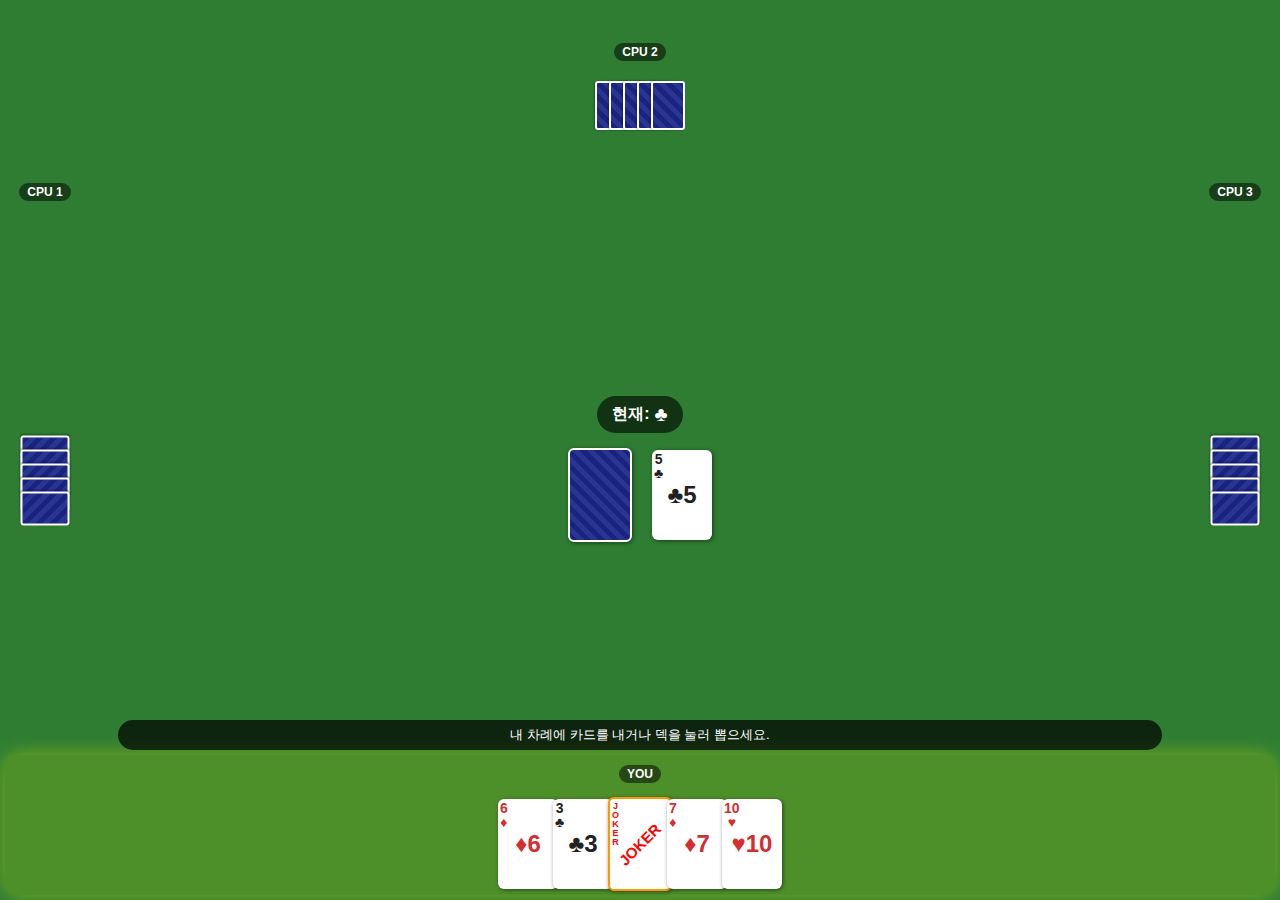
<file: index.html>
<!DOCTYPE html>
<html lang="ko">
<head>
    <meta charset="UTF-8">
    <meta name="viewport" content="width=device-width, initial-scale=1.0, maximum-scale=1.0, user-scalable=no">
    <title>원카드</title>
    <link rel="stylesheet" href="static/css/main.css">
</head>
<body>

<canvas id="confetti-canvas"></canvas>
<button id="restart-btn" onclick="location.reload()">🔄 다시하기</button>

<div id="suit-modal">
    <h2 style="color:white;">무늬 선택</h2>
    <div class="suit-options">
        <button class="suit-btn" onclick="resolveSuitSelection('♠')" style="color:black">♠</button>
        <button class="suit-btn" onclick="resolveSuitSelection('♦')" style="color:red">♦</button>
        <button class="suit-btn" onclick="resolveSuitSelection('♥')" style="color:red">♥</button>
        <button class="suit-btn" onclick="resolveSuitSelection('♣')" style="color:black">♣</button>
    </div>
</div>

<div id="game-board">
    <div id="cpu2" class="player-area">
        <div class="player-name">CPU 2</div>
        <div class="cpu-hand-visual"></div>
    </div>
    <div id="cpu1" class="player-area">
        <div class="player-name">CPU 1</div>
        <div class="cpu-hand-visual"></div>
    </div>

    <div id="center-area">
        <div id="current-suit-indicator"></div>
        <div id="cards-zone">
            <div id="deck" class="card card-back" onclick="playerDraw()">
                Deck
                <div id="draw-penalty-badge">0</div>
            </div>
            <div id="discard-pile" class="card"></div>
        </div>
    </div>

    <div id="cpu3" class="player-area">
        <div class="player-name">CPU 3</div>
        <div class="cpu-hand-visual"></div>
    </div>

    <div id="player" class="player-area">
        <div class="player-name">YOU</div>
        <div id="player-hand"></div>
    </div>
</div>

<div id="one-card-btn">원카드!</div>
<div id="game-log">게임 시작!</div>

<script src="static/js/main.js"></script>
</body>
</html>
</file>
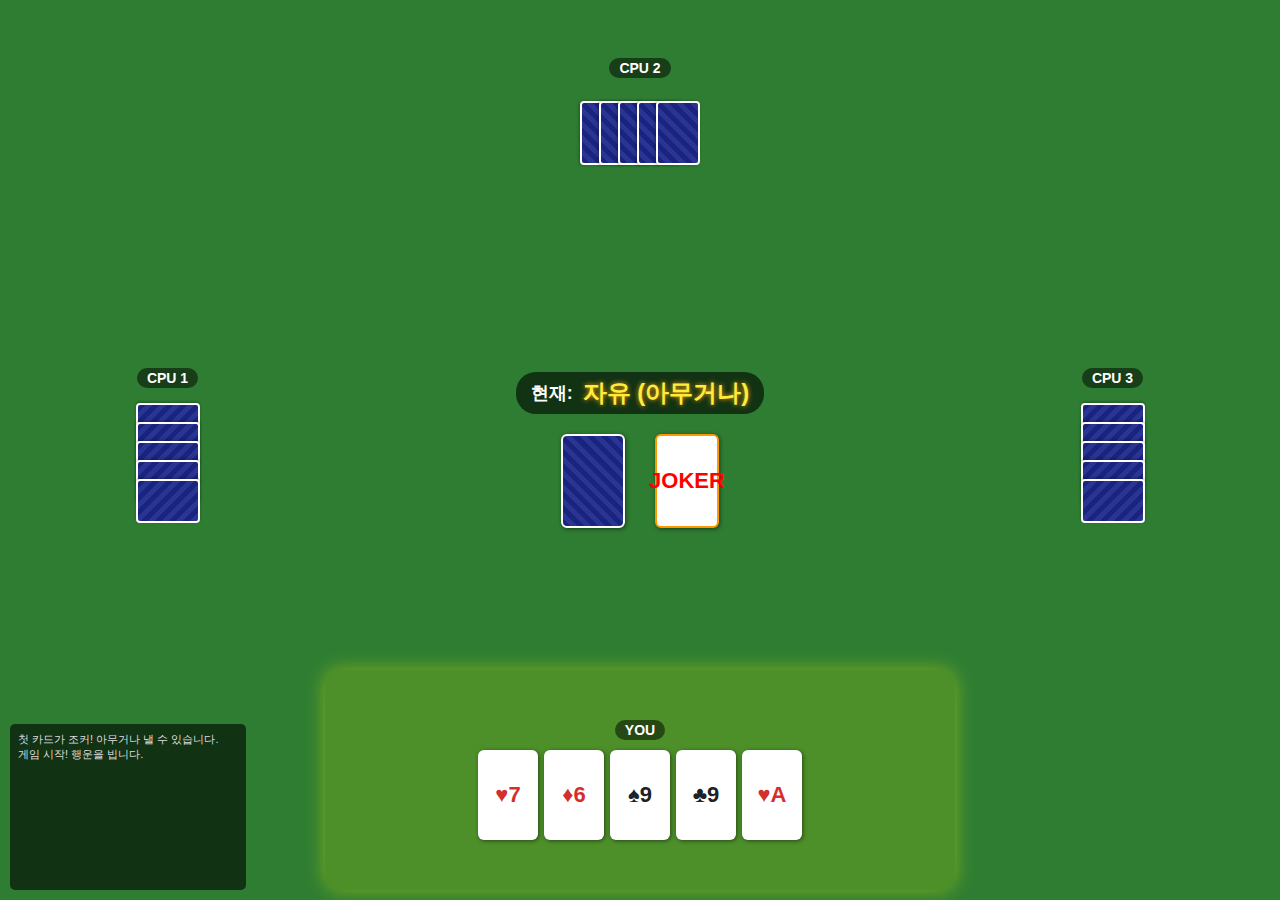
<file: onecard.html>
<!DOCTYPE html>
<html lang="ko">
<head>
    <meta charset="UTF-8">
    <meta name="viewport" content="width=device-width, initial-scale=1.0">
    <title>원카드 프로 (조커 룰 수정판)</title>
    <style>
        body {
            font-family: 'Segoe UI', Tahoma, Geneva, Verdana, sans-serif;
            background-color: #2e7d32;
            color: white;
            margin: 0;
            overflow: hidden;
            display: flex;
            flex-direction: column;
            height: 100vh;
            user-select: none;
        }

        /* 폭죽 캔버스 */
        #confetti-canvas {
            position: absolute; top: 0; left: 0; width: 100%; height: 100%;
            pointer-events: none; z-index: 10000;
        }

        #game-board {
            flex: 1;
            position: relative;
            display: grid;
            grid-template-rows: 1fr 2fr 1fr;
            grid-template-columns: 1fr 2fr 1fr;
            padding: 10px;
        }

        .player-area {
            display: flex;
            justify-content: center;
            align-items: center;
            flex-direction: column;
            position: relative;
            padding: 5px;
            transition: opacity 0.3s;
        }

        .active-turn {
            background-color: rgba(255, 255, 0, 0.15);
            border-radius: 15px;
            box-shadow: 0 0 20px rgba(255, 255, 0, 0.4);
        }

        /* 그리드 배치 */
        #cpu2 { grid-area: 1 / 2 / 2 / 3; }
        #cpu1 { grid-area: 2 / 1 / 3 / 2; }
        #cpu3 { grid-area: 2 / 3 / 3 / 4; }
        #player { grid-area: 3 / 2 / 4 / 3; }
        
        #center-area {
            grid-area: 2 / 2 / 3 / 3;
            display: flex;
            justify-content: center;
            align-items: center;
            flex-direction: column;
            gap: 20px;
        }

        #cards-zone {
            display: flex;
            gap: 30px;
            align-items: center;
        }

        /* 현재 무늬 표시기 */
        #current-suit-indicator {
            font-size: 18px;
            font-weight: bold;
            background: rgba(0,0,0,0.6);
            padding: 5px 15px;
            border-radius: 20px;
            color: #fff;
            min-height: 27px;
            display: flex;
            align-items: center;
            gap: 10px;
        }
        .suit-icon { font-size: 24px; }
        .red-suit { color: #ff5252; }
        .black-suit { color: #fff; }
        .any-suit { color: #ffeb3b; text-shadow: 0 0 5px orange; }

        /* 플레이어 이름표 */
        .player-name {
            background: rgba(0,0,0,0.5);
            padding: 2px 10px;
            border-radius: 10px;
            margin-bottom: 5px;
            font-size: 14px;
            font-weight: bold;
        }

        /* 카드 스타일 */
        .card {
            width: 60px; height: 90px;
            background-color: white;
            border-radius: 6px;
            display: flex;
            justify-content: center;
            align-items: center;
            font-size: 22px;
            font-weight: bold;
            box-shadow: 1px 1px 4px rgba(0,0,0,0.5);
            cursor: pointer;
            position: relative;
            transition: transform 0.2s;
        }
        .card.red { color: #d32f2f; }
        .card.black { color: #212121; }
        .card.joker-black { color: black; border: 2px solid #555; }
        .card.joker-color { color: red; border: 2px solid #ff9800; }

        .card-back {
            background-color: #1a237e;
            background-image: repeating-linear-gradient(45deg, #1a237e 0, #1a237e 5px, #283593 5px, #283593 10px);
            border: 2px solid #fff;
            color: transparent;
        }

        /* CPU 손패 시각화 */
        .cpu-hand-visual {
            display: flex; justify-content: center; align-items: center; height: 100px;
        }
        .cpu-card {
            width: 40px; height: 60px;
            border-radius: 4px;
            box-shadow: -1px 0 3px rgba(0,0,0,0.3);
            margin-left: -25px;
            transition: all 0.3s ease;
        }
        .cpu-card:first-child { margin-left: 0; }
        
        #cpu1 .cpu-hand-visual, #cpu3 .cpu-hand-visual {
            flex-direction: column; width: 100px; height: auto;
        }
        #cpu1 .cpu-card, #cpu3 .cpu-card {
            margin-left: 0; margin-top: -45px; transform: rotate(90deg);
        }
        #cpu1 .cpu-card:first-child, #cpu3 .cpu-card:first-child { margin-top: 0; }

        /* 플레이어 손패 */
        #player-hand { display: flex; gap: -5px; margin-top: 5px; }
        #player-hand .card { margin: 0 3px; }
        #player-hand .card:hover { transform: translateY(-15px) scale(1.1); z-index: 10; }

        /* 원카드 버튼 */
        #one-card-btn {
            position: absolute;
            width: 100px; height: 100px;
            background: radial-gradient(circle, #ffeb3b 0%, #fbc02d 100%);
            color: #d32f2f; font-size: 20px; font-weight: 900;
            border: 5px solid #d32f2f; border-radius: 50%;
            cursor: pointer; z-index: 9999; display: none;
            box-shadow: 0 0 30px #ffeb3b;
            animation: pulse 0.5s infinite;
            text-align: center; line-height: 90px;
        }
        #one-card-btn:active { transform: scale(0.9); }
        @keyframes pulse { 0% {transform:scale(1);} 50% {transform:scale(1.1);} 100% {transform:scale(1);} }

        /* 로그창 */
        #game-log {
            position: absolute; bottom: 10px; left: 10px;
            width: 220px; height: 150px;
            background: rgba(0,0,0,0.6); color: #ddd;
            overflow-y: auto; font-size: 11px; padding: 8px;
            border-radius: 5px; pointer-events: none;
        }
        #game-log::-webkit-scrollbar { display: none; }

        /* 다시하기 버튼 */
        #restart-btn {
            position: absolute; top: 20px; right: 20px;
            padding: 10px 20px; background-color: #0288d1;
            color: white; border: none; border-radius: 5px;
            font-size: 16px; font-weight: bold; cursor: pointer;
            box-shadow: 0 4px 6px rgba(0,0,0,0.3);
            display: none; z-index: 10001;
        }
        #restart-btn:hover { background-color: #03a9f4; }

        /* 무늬 선택 모달 (7용) */
        #suit-modal {
            position: absolute; top: 0; left: 0;
            width: 100%; height: 100%;
            background: rgba(0,0,0,0.8);
            display: none; justify-content: center; align-items: center;
            z-index: 20000; flex-direction: column;
        }
        .suit-options { display: flex; gap: 20px; margin-top: 20px; }
        .suit-btn {
            width: 80px; height: 80px;
            font-size: 40px; background: white;
            border: none; border-radius: 10px; cursor: pointer;
        }
        .suit-btn:hover { transform: scale(1.1); background: #eee; }
        
        #deck { cursor: pointer; transition: transform 0.1s; }
        #deck:active { transform: scale(0.95); }
    </style>
</head>
<body>

    <canvas id="confetti-canvas"></canvas>
    <button id="restart-btn" onclick="location.reload()">🔄 다시하기</button>

    <!-- 무늬 선택 팝업 -->
    <div id="suit-modal">
        <h2 style="color:white;">변경할 무늬를 선택하세요!</h2>
        <div class="suit-options">
            <button class="suit-btn" onclick="resolveSuitSelection('♠')" style="color:black">♠</button>
            <button class="suit-btn" onclick="resolveSuitSelection('♦')" style="color:red">♦</button>
            <button class="suit-btn" onclick="resolveSuitSelection('♥')" style="color:red">♥</button>
            <button class="suit-btn" onclick="resolveSuitSelection('♣')" style="color:black">♣</button>
        </div>
    </div>

    <div id="game-board">
        <!-- CPU 2 (Top) -->
        <div id="cpu2" class="player-area">
            <div class="player-name">CPU 2</div>
            <div class="cpu-hand-visual"></div>
        </div>

        <!-- CPU 1 (Left) -->
        <div id="cpu1" class="player-area">
            <div class="player-name">CPU 1</div>
            <div class="cpu-hand-visual"></div>
        </div>

        <!-- Center -->
        <div id="center-area">
            <div id="current-suit-indicator"></div>
            <div id="cards-zone">
                <div id="deck" class="card card-back" onclick="playerDraw()">Deck</div>
                <div id="discard-pile" class="card"></div>
            </div>
        </div>

        <!-- CPU 3 (Right) -->
        <div id="cpu3" class="player-area">
            <div class="player-name">CPU 3</div>
            <div class="cpu-hand-visual"></div>
        </div>

        <!-- Player -->
        <div id="player" class="player-area">
            <div class="player-name">YOU</div>
            <div id="player-hand"></div>
        </div>
    </div>

    <div id="one-card-btn">원카드!</div>
    <div id="game-log"></div>

<script>
    /* ==============================
       사운드 시스템
       ============================== */
    const AudioContext = window.AudioContext || window.webkitAudioContext;
    const audioCtx = new AudioContext();

    function playSound(type) {
        if (audioCtx.state === 'suspended') audioCtx.resume();
        const osc = audioCtx.createOscillator();
        const gainNode = audioCtx.createGain();
        osc.connect(gainNode);
        gainNode.connect(audioCtx.destination);
        const now = audioCtx.currentTime;

        if (type === 'play') {
            osc.frequency.setValueAtTime(800, now);
            osc.frequency.exponentialRampToValueAtTime(100, now + 0.1);
            gainNode.gain.setValueAtTime(0.5, now);
            gainNode.gain.exponentialRampToValueAtTime(0.01, now + 0.1);
            osc.start(now); osc.stop(now + 0.1);
        } else if (type === 'draw') {
            osc.type = 'triangle';
            osc.frequency.setValueAtTime(200, now);
            osc.frequency.linearRampToValueAtTime(400, now + 0.15);
            gainNode.gain.setValueAtTime(0.3, now);
            gainNode.gain.linearRampToValueAtTime(0.01, now + 0.15);
            osc.start(now); osc.stop(now + 0.15);
        } else if (type === 'alert') {
            osc.type = 'square';
            osc.frequency.setValueAtTime(600, now);
            osc.frequency.setValueAtTime(800, now + 0.1);
            gainNode.gain.setValueAtTime(0.1, now);
            gainNode.gain.linearRampToValueAtTime(0, now + 0.3);
            osc.start(now); osc.stop(now + 0.3);
        } else if (type === 'special') {
            osc.type = 'sine';
            osc.frequency.setValueAtTime(400, now);
            osc.frequency.linearRampToValueAtTime(1200, now + 0.3);
            gainNode.gain.setValueAtTime(0.1, now);
            gainNode.gain.linearRampToValueAtTime(0, now + 0.3);
            osc.start(now); osc.stop(now + 0.3);
        }
    }

    function playFanfare() {
        if (audioCtx.state === 'suspended') audioCtx.resume();
        const notes = [523.25, 659.25, 783.99, 1046.50];
        let time = audioCtx.currentTime;
        notes.forEach((freq, i) => {
            const osc = audioCtx.createOscillator();
            const gainNode = audioCtx.createGain();
            osc.connect(gainNode); gainNode.connect(audioCtx.destination);
            osc.type = 'triangle'; osc.frequency.value = freq;
            const duration = (i === notes.length - 1) ? 0.8 : 0.2;
            gainNode.gain.setValueAtTime(0.3, time);
            gainNode.gain.exponentialRampToValueAtTime(0.01, time + duration);
            osc.start(time); osc.stop(time + duration);
            time += 0.15;
        });
    }

    /* ==============================
       폭죽 (Confetti)
       ============================== */
    const canvas = document.getElementById('confetti-canvas');
    const ctx = canvas.getContext('2d');
    let particles = [];
    let animationId = null;

    function resizeCanvas() { canvas.width = window.innerWidth; canvas.height = window.innerHeight; }
    window.addEventListener('resize', resizeCanvas);
    resizeCanvas();

    function createConfetti() {
        for (let i = 0; i < 150; i++) {
            particles.push({
                x: window.innerWidth / 2, y: window.innerHeight / 2,
                vx: (Math.random() - 0.5) * 15, vy: (Math.random() - 0.5) * 15 - 5,
                color: `hsl(${Math.random() * 360}, 100%, 50%)`,
                size: Math.random() * 8 + 4, gravity: 0.2, drag: 0.96
            });
        }
        animateConfetti();
    }

    function animateConfetti() {
        ctx.clearRect(0, 0, canvas.width, canvas.height);
        particles.forEach((p, i) => {
            p.x += p.vx; p.y += p.vy; p.vy += p.gravity; p.vx *= p.drag; p.vy *= p.drag;
            ctx.fillStyle = p.color; ctx.fillRect(p.x, p.y, p.size, p.size);
            if (p.y > canvas.height) particles.splice(i, 1);
        });
        if (particles.length > 0) animationId = requestAnimationFrame(animateConfetti);
        else cancelAnimationFrame(animationId);
    }

    /* ==============================
       게임 로직
       ============================== */
    const suits = ['♠', '♥', '♦', '♣'];
    const ranks = ['A', '2', '3', '4', '5', '6', '7', '8', '9', '10', 'J', 'Q', 'K'];
    
    let deck = [];
    let discardPile = [];
    let players = [
        { id: 0, name: "YOU", isCpu: false, hand: [] },
        { id: 1, name: "CPU 1", isCpu: true, hand: [] },
        { id: 2, name: "CPU 2", isCpu: true, hand: [] },
        { id: 3, name: "CPU 3", isCpu: true, hand: [] }
    ];
    
    let currentPlayerIndex = 0;
    let turnDirection = 1;
    let isGameRunning = true;
    let oneCardTimer = null;
    let isProcessingTurn = false;
    let currentEffectiveSuit = null; // 'ANY' 또는 문양

    // DOM
    const discardEl = document.getElementById('discard-pile');
    const playerHandEl = document.getElementById('player-hand');
    const oneCardBtn = document.getElementById('one-card-btn');
    const logEl = document.getElementById('game-log');
    const suitIndicator = document.getElementById('current-suit-indicator');
    const suitModal = document.getElementById('suit-modal');
    const restartBtn = document.getElementById('restart-btn');
    const cpuVisuals = [null, document.querySelector('#cpu1 .cpu-hand-visual'), document.querySelector('#cpu2 .cpu-hand-visual'), document.querySelector('#cpu3 .cpu-hand-visual')];

    function initGame() {
        createDeck();
        shuffleDeck();
        dealCards();
        updateUI();
        log("게임 시작! 행운을 빕니다.");
        highlightCurrentPlayer();
    }

    function createDeck() {
        deck = [];
        for (let suit of suits) {
            for (let rank of ranks) {
                deck.push({ suit, rank, isJoker: false });
            }
        }
        // 조커 추가
        deck.push({ suit: 'Joker', rank: 'Black', isJoker: true });
        deck.push({ suit: 'Joker', rank: 'Color', isJoker: true });
    }

    function shuffleDeck() {
        for (let i = deck.length - 1; i > 0; i--) {
            const j = Math.floor(Math.random() * (i + 1));
            [deck[i], deck[j]] = [deck[j], deck[i]];
        }
    }

    function dealCards() {
        for (let i = 0; i < 5; i++) {
            players.forEach(p => { if(deck.length > 0) p.hand.push(deck.pop()); });
        }
        // 시작 카드 처리
        let firstCard = deck.pop();
        discardPile.push(firstCard);
        
        // 피드백 반영: 시작 카드가 조커면 'ANY' 상태, 아니면 해당 문양
        if (firstCard.isJoker) {
            currentEffectiveSuit = 'ANY';
            log("첫 카드가 조커! 아무거나 낼 수 있습니다.");
        } else {
            currentEffectiveSuit = firstCard.suit;
        }
    }

    function drawCardFromDeck(player) {
        if (deck.length === 0) reshuffleDiscardPile();
        if (deck.length > 0) {
            player.hand.push(deck.pop());
            playSound('draw');
        }
    }

    function reshuffleDiscardPile() {
        if (discardPile.length <= 1) return;
        const topCard = discardPile.pop();
        const newDeck = discardPile;
        discardPile = [topCard];
        deck = newDeck;
        shuffleDeck();
        log("덱 리필됨");
    }

    // ----- 판정 로직 (수정됨) -----
    function isValidMove(card, topCard) {
        // 내려는 카드가 조커면 무조건 가능
        if (card.isJoker) return true;

        // 바닥이 조커거나 'ANY' 상태면 아무거나 가능 (피드백 반영)
        if (topCard.isJoker || currentEffectiveSuit === 'ANY') {
            return true;
        }
        
        // 일반적인 경우: 숫자가 같거나, 지정된 무늬와 같아야 함
        return card.rank === topCard.rank || card.suit === currentEffectiveSuit;
    }

    // ----- 원카드 버튼 로직 -----
    function checkOneCardEvent(playerIndex, callback) {
        const player = players[playerIndex];
        if (player.hand.length === 1) {
            spawnOneCardButton(playerIndex, callback);
        } else {
            callback();
        }
    }

    function spawnOneCardButton(targetPlayerIndex, callback) {
        playSound('alert');
        const size = 100;
        const maxX = window.innerWidth - size - 20;
        const maxY = window.innerHeight - size - 20;
        
        oneCardBtn.style.left = Math.max(10, Math.random() * maxX) + 'px';
        oneCardBtn.style.top = Math.max(10, Math.random() * maxY) + 'px';
        oneCardBtn.style.display = 'block';

        let clicked = false;
        
        oneCardBtn.onclick = () => {
            clicked = true;
            oneCardBtn.style.display = 'none';
            clearTimeout(oneCardTimer);

            if (targetPlayerIndex === 0) {
                log("나: 방어 성공!");
            } else {
                log(`${players[targetPlayerIndex].name} 견제 성공! (+1장)`);
                drawCardFromDeck(players[targetPlayerIndex]);
                updateUI();
            }
            callback();
        };

        oneCardTimer = setTimeout(() => {
            oneCardBtn.onclick = null;
            if (!clicked) {
                oneCardBtn.style.display = 'none';
                if (targetPlayerIndex === 0) {
                    log("방어 실패... (+1장)");
                    drawCardFromDeck(players[0]);
                } else {
                    log(`${players[targetPlayerIndex].name}: "원카드!"`);
                }
                updateUI();
                callback();
            }
        }, 900);
    }

    // ----- 턴 및 특수 효과 로직 -----
    function processCardEffect(card, playerIndex) {
        const player = players[playerIndex];

        // 1. K (King): 한 번 더
        if (card.rank === 'K') {
            log(`${player.name}: King! 한 번 더!`);
            playSound('special');
            return "REPEAT"; 
        }

        // 2. Q (Queen): 순서 반전
        if (card.rank === 'Q') {
            log(`${player.name}: Queen! 순서 반전!`);
            playSound('special');
            turnDirection *= -1;
        }

        // 3. J (Jump): 점프
        if (card.rank === 'J') {
            log(`${player.name}: Jump! 다음 사람 건너뛰기`);
            playSound('special');
            currentPlayerIndex = (currentPlayerIndex + turnDirection + 4) % 4;
        }

        // 4. 7 (Seven): 무늬 변경 (조커 제외)
        if (card.rank === '7') {
            playSound('special');
            if (player.isCpu) {
                const counts = {'♠':0, '♥':0, '♦':0, '♣':0};
                player.hand.forEach(c => { if(!c.isJoker) counts[c.suit]++; });
                const bestSuit = Object.keys(counts).reduce((a, b) => counts[a] > counts[b] ? a : b);
                currentEffectiveSuit = bestSuit;
                log(`${player.name}가 무늬를 ${bestSuit}(으)로 변경!`);
                return "NEXT";
            } else {
                openSuitModal();
                return "WAIT_UI";
            }
        }

        return "NEXT";
    }

    function resolveSuitSelection(selectedSuit) {
        suitModal.style.display = 'none';
        currentEffectiveSuit = selectedSuit;
        log(`무늬를 ${selectedSuit}(으)로 변경했습니다.`);
        updateUI();
        
        nextTurn();
    }

    function openSuitModal() {
        suitModal.style.display = 'flex';
    }

    function nextTurn() {
        if (!isGameRunning) return;

        if (checkWinCondition(currentPlayerIndex)) return;

        currentPlayerIndex = (currentPlayerIndex + turnDirection + 4) % 4;
        
        updateUI();
        highlightCurrentPlayer();

        if (players[currentPlayerIndex].isCpu) {
            isProcessingTurn = true;
            setTimeout(cpuPlay, 1000);
        } else {
            isProcessingTurn = false;
            log("당신의 차례입니다.");
        }
    }

    function checkWinCondition(playerIndex) {
        if (players[playerIndex].hand.length === 0) {
            isGameRunning = false;
            const pName = players[playerIndex].name;
            restartBtn.style.display = 'block';

            if (playerIndex === 0) {
                playFanfare();
                createConfetti();
                log(`🎉 축하합니다! ${pName} 승리!`);
            } else {
                log(`${pName} 승리... 다음 기회에!`);
            }
            return true;
        }
        return false;
    }

    // ----- 플레이어 액션 -----
    function playerPlayCard(cardIndex) {
        if (currentPlayerIndex !== 0 || isProcessingTurn) return;

        const card = players[0].hand[cardIndex];
        const topCard = discardPile[discardPile.length - 1];

        if (isValidMove(card, topCard)) {
            isProcessingTurn = true;
            
            players[0].hand.splice(cardIndex, 1);
            discardPile.push(card);
            
            // 무늬 상태 업데이트
            if (card.isJoker) {
                currentEffectiveSuit = 'ANY'; // 조커 내면 다음은 아무거나
            } else if (card.rank !== '7') {
                currentEffectiveSuit = card.suit; // 7 제외 일반 카드는 해당 무늬로 고정
            }
            // 7은 processCardEffect에서 처리
            
            playSound('play');
            updateUI();

            if (players[0].hand.length === 0) {
                checkWinCondition(0);
                return;
            }

            checkOneCardEvent(0, () => {
                const effectResult = processCardEffect(card, 0);
                
                if (effectResult === "WAIT_UI") {
                    // 대기
                } else if (effectResult === "REPEAT") {
                    isProcessingTurn = false; 
                    log("한 번 더 내세요!");
                    updateUI();
                } else {
                    nextTurn();
                }
            });

        } else {
            log("낼 수 없는 카드입니다.");
        }
    }

    function playerDraw() {
        if (currentPlayerIndex !== 0 || isProcessingTurn) return;
        drawCardFromDeck(players[0]);
        updateUI();
        nextTurn();
    }

    // ----- CPU 로직 -----
    function cpuPlay() {
        if (!isGameRunning) return;

        const cpu = players[currentPlayerIndex];
        const topCard = discardPile[discardPile.length - 1];
        
        const validIndex = cpu.hand.findIndex(c => isValidMove(c, topCard));

        if (validIndex !== -1) {
            const card = cpu.hand.splice(validIndex, 1)[0];
            discardPile.push(card);

            // 무늬 상태 업데이트
            if (card.isJoker) {
                currentEffectiveSuit = 'ANY';
            } else if (card.rank !== '7') {
                currentEffectiveSuit = card.suit;
            }

            playSound('play');
            updateUI();
            
            let cardName = card.isJoker ? `JOKER(${card.rank})` : `${card.suit}${card.rank}`;
            log(`${cpu.name} > ${cardName}`);

            if (cpu.hand.length === 0) {
                checkWinCondition(currentPlayerIndex);
                return;
            }

            checkOneCardEvent(currentPlayerIndex, () => {
                const effectResult = processCardEffect(card, currentPlayerIndex);

                if (effectResult === "REPEAT") {
                    setTimeout(cpuPlay, 1000);
                } else {
                    nextTurn();
                }
            });

        } else {
            drawCardFromDeck(cpu);
            log(`${cpu.name} 드로우`);
            updateUI();
            nextTurn();
        }
    }

    // ----- UI 업데이트 -----
    function updateUI() {
        const top = discardPile[discardPile.length - 1];
        let displayText = top.isJoker ? (top.rank === 'Black' ? '🤡' : '👹') : `${top.suit}${top.rank}`;
        let cssClass = `card ${['♥','♦'].includes(top.suit) || top.rank === 'Color' ? 'red' : 'black'}`;
        
        if (top.isJoker) {
            cssClass = top.rank === 'Color' ? 'card joker-color' : 'card joker-black';
            displayText = "JOKER";
        }

        discardEl.className = cssClass;
        discardEl.textContent = displayText;

        // 무늬 표시 업데이트
        if (currentEffectiveSuit === 'ANY') {
            suitIndicator.innerHTML = `현재: <span class="suit-icon any-suit">자유 (아무거나)</span>`;
        } else {
            let suitColor = ['♥','♦'].includes(currentEffectiveSuit) ? 'red-suit' : 'black-suit';
            suitIndicator.innerHTML = `현재 무늬: <span class="suit-icon ${suitColor}">${currentEffectiveSuit}</span>`;
        }

        // 내 패
        playerHandEl.innerHTML = '';
        players[0].hand.forEach((card, index) => {
            const d = document.createElement('div');
            let cClass = `card ${['♥','♦'].includes(card.suit) ? 'red' : 'black'}`;
            let cText = `${card.suit}${card.rank}`;
            
            if (card.isJoker) {
                cClass = card.rank === 'Color' ? 'card joker-color' : 'card joker-black';
                cText = "JK";
            }

            d.className = cClass;
            d.textContent = cText;
            d.onclick = () => playerPlayCard(index);
            playerHandEl.appendChild(d);
        });

        // CPU 패
        for(let i=1; i<=3; i++) {
            const visualContainer = cpuVisuals[i];
            visualContainer.innerHTML = '';
            const count = players[i].hand.length;
            for(let k=0; k<count; k++) {
                const cardBack = document.createElement('div');
                cardBack.className = 'card card-back cpu-card';
                visualContainer.appendChild(cardBack);
            }
        }
    }

    function highlightCurrentPlayer() {
        document.querySelectorAll('.player-area').forEach(el => el.classList.remove('active-turn'));
        const ids = ['player', 'cpu1', 'cpu2', 'cpu3'];
        document.getElementById(ids[currentPlayerIndex]).classList.add('active-turn');
    }

    function log(msg) {
        const p = document.createElement('div');
        p.textContent = msg;
        logEl.appendChild(p);
        logEl.scrollTop = logEl.scrollHeight;
    }

    window.onload = initGame;
</script>
</body>
</html>
</file>
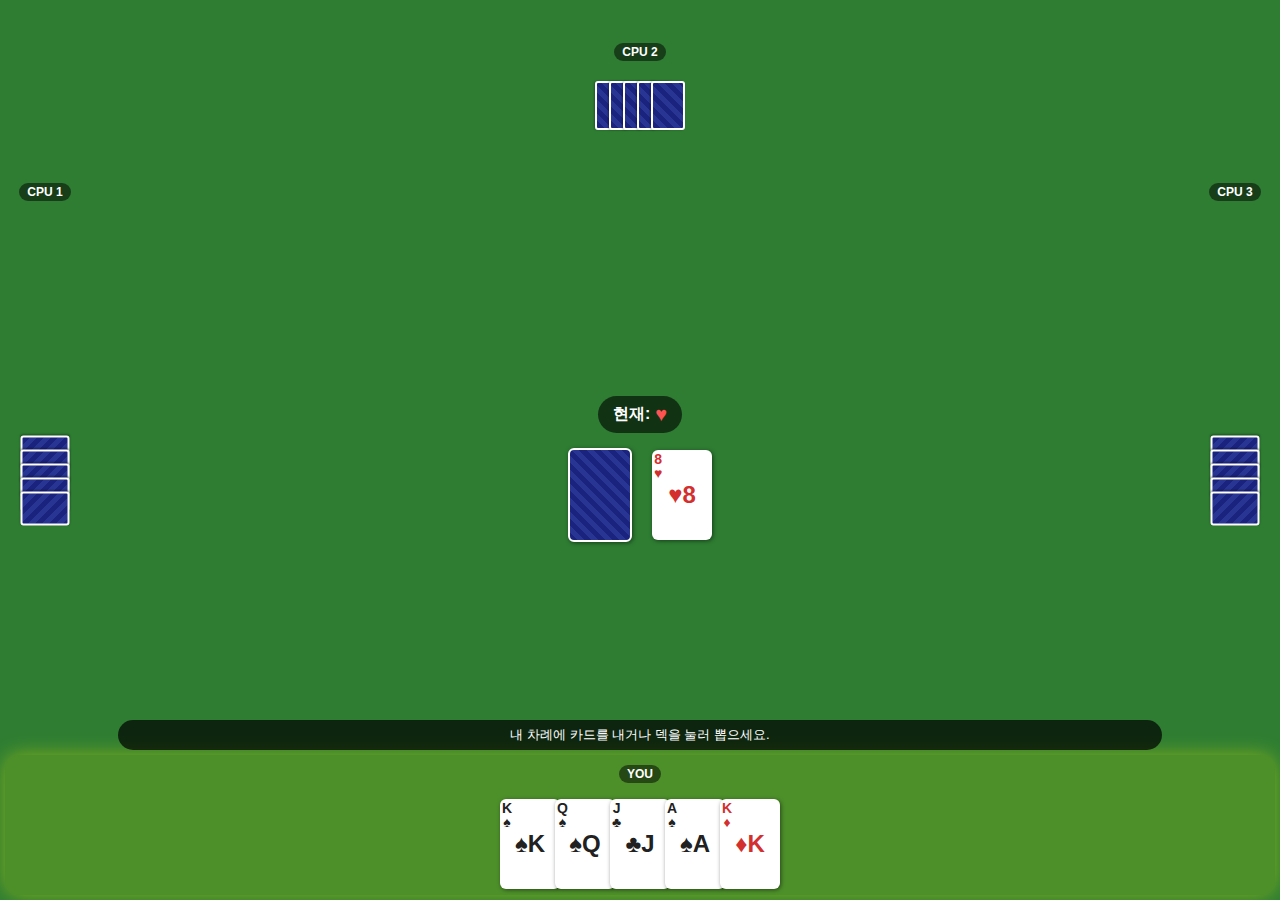
<file: test.html>
<!DOCTYPE html>
<html lang="ko">
<head>
    <meta charset="UTF-8">
    <meta name="viewport" content="width=device-width, initial-scale=1.0, maximum-scale=1.0, user-scalable=no">
    <title>원카드 프로 (디자인 피드백 적용)</title>
    <style>
        /* 변수 선언 */
        :root {
            --card-width: 60px;
            --card-height: 90px;
        }

        body {
            font-family: 'Segoe UI', Tahoma, Geneva, Verdana, sans-serif;
            background-color: #2e7d32;
            color: white;
            margin: 0;
            overflow: hidden;
            display: flex;
            flex-direction: column;
            height: 100vh;
            height: 100dvh;
            user-select: none;
            -webkit-user-select: none;
            touch-action: none;
        }

        #game-board {
            flex: 1;
            width: 100%;
            height: 100%;
            position: relative;
            display: grid;
            grid-template-rows: 20% 1fr 140px;
            grid-template-columns: 80px 1fr 80px;
            padding: 5px;
            box-sizing: border-box;
        }

        .player-area {
            display: flex;
            justify-content: center;
            align-items: center;
            flex-direction: column;
            position: relative;
            overflow: visible;
        }

        .active-turn {
            background-color: rgba(255, 255, 0, 0.15);
            border-radius: 15px;
            box-shadow: 0 0 20px rgba(255, 255, 0, 0.4);
        }

        #cpu2 { grid-area: 1 / 2 / 2 / 3; }
        #cpu1 { grid-area: 2 / 1 / 3 / 2; }
        #cpu3 { grid-area: 2 / 3 / 3 / 4; }
        #player {
            grid-area: 3 / 1 / 4 / 4;
            justify-content: flex-start;
            padding-top: 10px;
        }

        #center-area {
            grid-area: 2 / 2 / 3 / 3;
            display: flex;
            justify-content: center;
            align-items: center;
            flex-direction: column;
            gap: 15px;
        }

        #cards-zone {
            display: flex;
            gap: 20px;
            align-items: center;
            position: relative;
        }

        #player-hand {
            display: flex;
            align-items: center;
            justify-content: center;
            height: 110px;
            width: 95%;
            margin-top: 5px;
            perspective: 1000px;
        }

        /* === 카드 디자인 === */
        .card {
            width: var(--card-width);
            height: var(--card-height);
            background-color: white;
            border-radius: 6px;
            display: flex;
            justify-content: center;
            align-items: center;
            box-shadow: 1px 1px 4px rgba(0,0,0,0.5);
            cursor: pointer;
            position: relative;
            transition: transform 0.2s, margin 0.2s;
            flex-shrink: 0;
            font-family: 'Arial', sans-serif;
        }

        /* 좌측 상단 인덱스 */
        .card-corner {
            position: absolute;
            top: 2px;
            left: 2px;
            display: flex;
            flex-direction: column; /* 세로 배치 */
            align-items: center;
            line-height: 1;
            font-size: 14px;
            font-weight: bold;
        }

        /* 조커용 코너 텍스트 (작게) */
        .joker-corner-text {
            font-size: 9px;
            line-height: 0.9;
            margin-top: 1px;
            font-weight: 800;
        }

        /* 카드 중앙 내용 */
        .card-center {
            font-size: 24px;
            font-weight: bold;
        }

        .card.red { color: #d32f2f; }
        .card.black { color: #212121; }
        .card.joker-black { color: black; border: 2px solid #555; }
        .card.joker-color { color: red; border: 2px solid #ff9800; }

        .card-back {
            background-color: #1a237e;
            background-image: repeating-linear-gradient(45deg, #1a237e 0, #1a237e 5px, #283593 5px, #283593 10px);
            border: 2px solid #fff;
            color: transparent;
        }

        #player-hand .card:active { transform: translateY(-20px) scale(1.1); z-index: 1000 !important; }

        #draw-penalty-badge {
            position: absolute; top: -15px; right: -15px;
            width: 35px; height: 35px;
            background-color: #d32f2f; color: white;
            border-radius: 50%; border: 3px solid white;
            display: none; justify-content: center; align-items: center;
            font-weight: 900; font-size: 18px;
            box-shadow: 2px 2px 5px rgba(0,0,0,0.5); z-index: 100;
            animation: popBadge 0.3s cubic-bezier(0.175, 0.885, 0.32, 1.275);
        }
        @keyframes popBadge { 0% {transform:scale(0);} 100% {transform:scale(1);} }

        .diagonal-text { transform: rotate(-45deg); font-size: 15px; font-weight: 900; display: block; }

        #current-suit-indicator {
            font-size: 16px; font-weight: bold;
            background: rgba(0,0,0,0.6); padding: 5px 15px;
            border-radius: 20px; color: #fff; min-height: 27px;
            display: flex; align-items: center; gap: 5px;
        }
        .suit-icon { font-size: 20px; }
        .red-suit { color: #ff5252; }
        .black-suit { color: #fff; }
        .any-suit { color: #ffeb3b; text-shadow: 0 0 5px orange; }

        .player-name {
            background: rgba(0,0,0,0.5); padding: 2px 8px;
            border-radius: 10px; margin-bottom: 5px;
            font-size: 12px; font-weight: bold;
        }

        .cpu-hand-visual {
            display: flex; justify-content: center; align-items: center;
            height: 80px; width: 80px;
        }
        .cpu-card {
            width: 30px; height: 45px;
            border-radius: 3px; box-shadow: -1px 0 2px rgba(0,0,0,0.3);
            margin-left: -20px; transition: all 0.3s ease;
        }
        .cpu-card:first-child { margin-left: 0; }

        #cpu1 .cpu-hand-visual, #cpu3 .cpu-hand-visual { flex-direction: column; height: 100%; }
        #cpu1 .cpu-card, #cpu3 .cpu-card {
            margin-left: 0; margin-top: -35px; transform: rotate(90deg);
        }
        #cpu1 .cpu-card:first-child, #cpu3 .cpu-card:first-child { margin-top: 0; }

        #deck { position: relative; overflow: visible; }
        #deck:active { transform: scale(0.95); }

        #confetti-canvas { position: absolute; top:0; left:0; width:100%; height:100%; pointer-events:none; z-index:10000; }

        #one-card-btn {
            position: absolute; width: 90px; height: 90px;
            background: radial-gradient(circle, #ffeb3b 0%, #fbc02d 100%);
            color: #d32f2f; font-size: 18px; font-weight: 900;
            border: 4px solid #d32f2f; border-radius: 50%;
            cursor: pointer; z-index: 9999; display: none;
            box-shadow: 0 0 20px #ffeb3b; animation: pulse 0.5s infinite;
            text-align: center; line-height: 82px;
        }
        @keyframes pulse { 0% {transform:scale(1);} 50% {transform:scale(1.1);} 100% {transform:scale(1);} }

        #restart-btn {
            position: absolute; top: 10px; right: 10px;
            padding: 8px 15px; background-color: #0288d1;
            color: white; border: none; border-radius: 5px;
            font-size: 14px; font-weight: bold; z-index: 10001; display: none;
        }

        #game-log {
            position: absolute; bottom: 150px;
            left: 50%; transform: translateX(-50%);
            width: 80%; height: 30px;
            background: rgba(0,0,0,0.7); color: #fff;
            border-radius: 15px; pointer-events: none;
            z-index: 50;
            display: flex; justify-content: center; align-items: center;
            font-size: 13px; padding: 0 10px;
            white-space: nowrap; overflow: hidden; text-overflow: ellipsis;
        }

        #suit-modal {
            position: absolute; top: 0; left: 0; width: 100%; height: 100%;
            background: rgba(0,0,0,0.85); display: none;
            justify-content: center; align-items: center; flex-direction: column;
            z-index: 20000;
        }
        .suit-options { display: flex; gap: 15px; margin-top: 20px; }
        .suit-btn {
            width: 60px; height: 60px; font-size: 30px;
            background: white; border: none; border-radius: 10px;
        }
    </style>
</head>
<body>

<canvas id="confetti-canvas"></canvas>
<button id="restart-btn" onclick="location.reload()">🔄 다시하기</button>

<div id="suit-modal">
    <h2 style="color:white;">무늬 선택</h2>
    <div class="suit-options">
        <button class="suit-btn" onclick="resolveSuitSelection('♠')" style="color:black">♠</button>
        <button class="suit-btn" onclick="resolveSuitSelection('♦')" style="color:red">♦</button>
        <button class="suit-btn" onclick="resolveSuitSelection('♥')" style="color:red">♥</button>
        <button class="suit-btn" onclick="resolveSuitSelection('♣')" style="color:black">♣</button>
    </div>
</div>

<div id="game-board">
    <div id="cpu2" class="player-area">
        <div class="player-name">CPU 2</div>
        <div class="cpu-hand-visual"></div>
    </div>
    <div id="cpu1" class="player-area">
        <div class="player-name">CPU 1</div>
        <div class="cpu-hand-visual"></div>
    </div>

    <div id="center-area">
        <div id="current-suit-indicator"></div>
        <div id="cards-zone">
            <div id="deck" class="card card-back" onclick="playerDraw()">
                Deck
                <div id="draw-penalty-badge">0</div>
            </div>
            <div id="discard-pile" class="card"></div>
        </div>
    </div>

    <div id="cpu3" class="player-area">
        <div class="player-name">CPU 3</div>
        <div class="cpu-hand-visual"></div>
    </div>

    <div id="player" class="player-area">
        <div class="player-name">YOU</div>
        <div id="player-hand"></div>
    </div>
</div>

<div id="one-card-btn">원카드!</div>
<div id="game-log">게임 시작!</div>

<script>
    function setScreenHeight() {
        let vh = window.innerHeight * 0.01;
        document.documentElement.style.setProperty('--vh', `${vh}px`);
        document.body.style.height = (window.innerHeight) + "px";
    }
    window.addEventListener('resize', setScreenHeight);
    setScreenHeight();

    const audioCtx = new (window.AudioContext || window.webkitAudioContext)();
    function playSound(type) {
        if (audioCtx.state === 'suspended') audioCtx.resume();
        const osc = audioCtx.createOscillator();
        const gain = audioCtx.createGain();
        osc.connect(gain); gain.connect(audioCtx.destination);
        const now = audioCtx.currentTime;

        if(type==='play') {
            osc.frequency.setValueAtTime(600, now); osc.frequency.exponentialRampToValueAtTime(100, now+0.1);
            gain.gain.setValueAtTime(0.3, now); gain.gain.exponentialRampToValueAtTime(0.01, now+0.1);
            osc.start(now); osc.stop(now+0.1);
        } else if(type==='draw') {
            osc.type='triangle'; osc.frequency.setValueAtTime(300, now); osc.frequency.linearRampToValueAtTime(500, now+0.1);
            gain.gain.setValueAtTime(0.2, now); gain.gain.linearRampToValueAtTime(0.01, now+0.1);
            osc.start(now); osc.stop(now+0.1);
        } else if(type==='attack') {
            osc.type='sawtooth'; osc.frequency.setValueAtTime(300, now); osc.frequency.linearRampToValueAtTime(100, now+0.2);
            gain.gain.setValueAtTime(0.2, now); gain.gain.linearRampToValueAtTime(0.01, now+0.2);
            osc.start(now); osc.stop(now+0.2);
        } else if(type==='alert') {
            osc.type='square'; osc.frequency.setValueAtTime(700, now);
            gain.gain.setValueAtTime(0.1, now); gain.gain.linearRampToValueAtTime(0, now+0.3);
            osc.start(now); osc.stop(now+0.3);
        } else if(type==='special') {
            osc.type='sine'; osc.frequency.setValueAtTime(400, now); osc.frequency.linearRampToValueAtTime(800, now+0.3);
            gain.gain.setValueAtTime(0.1, now); gain.gain.linearRampToValueAtTime(0, now+0.3);
            osc.start(now); osc.stop(now+0.3);
        }
    }

    function playFanfare() {
        if (audioCtx.state === 'suspended') audioCtx.resume();
        [523, 659, 783, 1046].forEach((f,i)=>{
            const o=audioCtx.createOscillator(); const g=audioCtx.createGain();
            o.connect(g); g.connect(audioCtx.destination);
            o.type='triangle'; o.frequency.value=f;
            g.gain.setValueAtTime(0.2, audioCtx.currentTime + i*0.15);
            g.gain.exponentialRampToValueAtTime(0.01, audioCtx.currentTime + i*0.15 + 0.5);
            o.start(audioCtx.currentTime + i*0.15); o.stop(audioCtx.currentTime + i*0.15 + 0.5);
        });
    }

    const suits = ['♠', '♥', '♦', '♣'];
    const ranks = ['A', '2', '3', '4', '5', '6', '7', '8', '9', '10', 'J', 'Q', 'K'];
    let deck=[], discardPile=[], players=[], currentPlayerIndex=0, turnDirection=1;
    let isGameRunning=true, isProcessingTurn=false, drawStack=0, currentEffectiveSuit=null;
    let oneCardTimer=null;

    const el = {
        discard: document.getElementById('discard-pile'),
        hand: document.getElementById('player-hand'),
        log: document.getElementById('game-log'),
        badge: document.getElementById('draw-penalty-badge'),
        suitInd: document.getElementById('current-suit-indicator'),
        suitModal: document.getElementById('suit-modal'),
        btnOneCard: document.getElementById('one-card-btn'),
        btnRestart: document.getElementById('restart-btn'),
        cpuVisuals: [null,
            document.querySelector('#cpu1 .cpu-hand-visual'),
            document.querySelector('#cpu2 .cpu-hand-visual'),
            document.querySelector('#cpu3 .cpu-hand-visual')]
    };

    function initGame() {
        players = [
            { id:0, name:"YOU", isCpu:false, hand:[] },
            { id:1, name:"CPU1", isCpu:true, hand:[] },
            { id:2, name:"CPU2", isCpu:true, hand:[] },
            { id:3, name:"CPU3", isCpu:true, hand:[] }
        ];
        createDeck(); shuffleDeck(); dealCards(); updateUI();
        log("내 차례에 카드를 내거나 덱을 눌러 뽑으세요.");
        highlightCurrentPlayer();
    }

    function createDeck() {
        deck = [];
        suits.forEach(s => ranks.forEach(r => deck.push({suit:s, rank:r, isJoker:false})));
        deck.push({suit:'Joker', rank:'Black', isJoker:true});
        deck.push({suit:'Joker', rank:'Color', isJoker:true});
    }

    // 덱 셔플
    function shuffleDeck() {
        for(let i=deck.length-1; i>0; i--) {
            const j=Math.floor(Math.random()*(i+1));
            [deck[i], deck[j]] = [deck[j], deck[i]];
        }
    }

    // 초반 카드 나누기
    function dealCards() {
        for(let i=0; i<5; i++) players.forEach(p => { if(deck.length) p.hand.push(deck.pop()); });
        const first = deck.pop();
        discardPile.push(first);
        currentEffectiveSuit = first.isJoker ? 'ANY' : first.suit;
    }

    // 카드 뽑기
    function drawCard(player) {
        if(!deck.length) reshuffle();
        let count = drawStack > 0 ? drawStack : 1;
        for (let i = 0; i < count; i++) {
            if (deck.length) {
                player.hand.push(deck.pop());
                if (!deck.length) reshuffle();
            }

            playSound('draw');
        }

        if(drawStack>0) {
            log(`${player.name}, ${drawStack}장 먹음!`);
            drawStack=0;
        }
        updateUI();
    }

    // 덱 리필
    function reshuffle() {
        if(discardPile.length<=1) return;
        const top = discardPile.pop();
        deck = discardPile;
        discardPile = [top];
        shuffleDeck();
        log("덱 셔플");
    }

    function isAttack(c) { return c.isJoker || c.rank==='2' || c.rank==='A'; }
    function getAttackVal(c) {
        if(c.isJoker) return c.rank==='Color'?7:5;
        if(c.rank==='A') return 3;
        if(c.rank==='2') return 2;
        return 0;
    }

    // 낼 수 있는 여부
    function isValid(c, top) {
        if(drawStack > 0) {
            // 조커는 언제나 방어 가능
            if(c.isJoker) return true;

            // 2 공격 방어: 2, 같은 무늬 A, 조커
            if (top.rank === '2') {
                return c.rank === '2' || (c.rank === 'A' && c.suit === currentEffectiveSuit);
            }

            // A 공격 방어: A, 조커
            if (top.rank === 'A') {
                return c.rank === 'A';
            }

            // 조커 공격 방어: 조커
            if (top.isJoker) {
                return false;
            }

            return false;
        }
        if(c.isJoker || top.isJoker || currentEffectiveSuit==='ANY') return true;
        return c.rank===top.rank || c.suit===currentEffectiveSuit;
    }

    // 승리조건 체크
    function checkWin(pid) {
        if(players[pid].hand.length===0) {
            isGameRunning=false;
            el.btnRestart.style.display='block';
            if(pid===0) { playFanfare(); log(`🎉 축하합니다! 승리했습니다!`); }
            else { log(players[pid].name + " 승리... 다음 기회에"); }
            return true;
        }
        return false;
    }

    // 다음 턴
    function nextTurn() {
        if(!isGameRunning) return;
        if(checkWin(currentPlayerIndex)) return;
        currentPlayerIndex = (currentPlayerIndex + turnDirection + 4) % 4;
        updateUI(); highlightCurrentPlayer();

        if(players[currentPlayerIndex].isCpu) {
            isProcessingTurn=true; setTimeout(cpuTurn, 800);
        } else {
            isProcessingTurn=false;
            log(drawStack>0 ? `방어하거나 ${drawStack}장 드로우!` : "당신의 차례");
        }
    }

    function playerDraw() {
        if(currentPlayerIndex!==0 || isProcessingTurn) return;
        drawCard(players[0]);
        updateUI(); nextTurn();
    };

    function playerPlay(idx) {
        if(currentPlayerIndex!==0 || isProcessingTurn) return;
        const card = players[0].hand[idx];
        const top = discardPile[discardPile.length-1];

        if(isValid(card, top)) {
            isProcessingTurn=true;
            players[0].hand.splice(idx, 1);
            discardPile.push(card);

            if(card.isJoker) currentEffectiveSuit='ANY';
            else if(card.rank!=='7') currentEffectiveSuit=card.suit;

            if(!isAttack(card) && !['K','Q','J','7'].includes(card.rank)) playSound('play');

            updateUI();
            if(checkWin(0)) return;

            checkOneCard(0, () => {
                const res = processEffect(card, 0);
                if(res!=='WAIT_UI' && res!=='REPEAT') nextTurn();
                else if(res==='REPEAT') { isProcessingTurn=false; log("한 번 더!"); updateUI(); }
            });
        } else {
            log("낼 수 없습니다.");
        }
    }

    function cpuTurn() {
        if(!isGameRunning) return;
        const cpu = players[currentPlayerIndex];
        const top = discardPile[discardPile.length-1];
        const idx = cpu.hand.findIndex(c => isValid(c, top));

        if(idx !== -1) {
            const card = cpu.hand.splice(idx, 1)[0];
            discardPile.push(card);

            if(card.isJoker) currentEffectiveSuit='ANY';
            else if(card.rank!=='7') currentEffectiveSuit=card.suit;

            if(!isAttack(card) && !['K','Q','J','7'].includes(card.rank)) playSound('play');
            updateUI();

            if(checkWin(currentPlayerIndex)) return;

            checkOneCard(currentPlayerIndex, () => {
                const res = processEffect(card, currentPlayerIndex);
                if(res==='REPEAT') setTimeout(cpuTurn, 800);
                else nextTurn();
            });
        } else {
            drawCard(cpu);
            nextTurn();
        }
    }

    // 턴, 특수 효과
    function processEffect(c, pid) {
        if(isAttack(c)) {
            const dmg = getAttackVal(c);
            drawStack += dmg;
            log(`공격! +${dmg} (총 ${drawStack}장)`);
            playSound('attack');
        }
        if(c.rank==='K') { playSound('special'); return 'REPEAT'; }
        if(c.rank==='Q') { playSound('special'); turnDirection *= -1; }
        if(c.rank==='J') { playSound('special'); currentPlayerIndex = (currentPlayerIndex+turnDirection+4)%4; }
        if(c.rank==='7') {
            playSound('special');
            if(players[pid].isCpu) {
                const cnt = {'♠':0, '♥':0, '♦':0, '♣':0};
                players[pid].hand.forEach(h=> {if(!h.isJoker) cnt[h.suit]++});
                currentEffectiveSuit = Object.keys(cnt).reduce((a,b)=>cnt[a]>cnt[b]?a:b);
                log(`${players[pid].name}: ${currentEffectiveSuit}로 변경`);
                return 'NEXT';
            } else {
                el.suitModal.style.display='flex';
                return 'WAIT_UI';
            }
        }
        return 'NEXT';
    }

    function resolveSuitSelection(s) {
        el.suitModal.style.display='none';
        currentEffectiveSuit=s;
        log(`${s}로 변경됨`);
        updateUI(); nextTurn();
    };

    function checkOneCard(pid, cb) {
        if(players[pid].hand.length===1) {
            playSound('alert');
            el.btnOneCard.style.display='block';
            el.btnOneCard.style.left = Math.random()*(window.innerWidth-100)+'px';
            el.btnOneCard.style.top = Math.random()*(window.innerHeight-100)+'px';

            let clicked=false;
            el.btnOneCard.onclick = () => {
                clicked=true; el.btnOneCard.style.display='none'; clearTimeout(oneCardTimer);
                if(pid===0) log("방어 성공!");
                else {
                    log("견제 성공! (+1장)");
                    let temp=drawStack; drawStack=0; drawCard(players[pid]); drawStack=temp;
                }
                cb();
            };
            oneCardTimer = setTimeout(()=>{
                el.btnOneCard.onclick=null;
                if(!clicked) {
                    el.btnOneCard.style.display='none';
                    if(pid===0) {
                        log("원카드 실패 (+1)");
                        let temp=drawStack; drawStack=0; drawCard(players[0]); drawStack=temp;
                    }
                    cb();
                }
            }, 800);
        } else cb();
    }

    // [수정] 카드 HTML 생성 로직
    function createCardHTML(card) {
        if (card.isJoker) {
            // 조커: 좌측 상단에 세로로 JOKER 표시
            return `
                <div class="card-corner">
                    <div class="joker-corner-text">J</div>
                    <div class="joker-corner-text">O</div>
                    <div class="joker-corner-text">K</div>
                    <div class="joker-corner-text">E</div>
                    <div class="joker-corner-text">R</div>
                </div>
                <span class="diagonal-text">JOKER</span>
            `;
        }
        // 일반: 좌측 상단 문양 -> 숫자 순서
        return `
            <div class="card-corner">
                <div>${card.rank}</div>
                <div>${card.suit}</div>
            </div>
            <div class="card-center">
                ${card.suit}${card.rank}
            </div>
        `;
    }

    function updateUI() {
        const top = discardPile[discardPile.length-1];
        let cls = `card ${['♥','♦'].includes(top.suit)||top.rank==='Color'?'red':'black'}`;
        if(top.isJoker) cls = top.rank==='Color'?'card joker-color':'card joker-black';

        el.discard.className = cls;
        el.discard.innerHTML = createCardHTML(top);

        if(drawStack>0) { el.badge.style.display='flex'; el.badge.textContent=drawStack; }
        else el.badge.style.display='none';

        let sIcon = currentEffectiveSuit==='ANY' ?
            `<span class="suit-icon any-suit">자유</span>` :
            `<span class="suit-icon ${['♥','♦'].includes(currentEffectiveSuit)?'red-suit':'black-suit'}">${currentEffectiveSuit}</span>`;
        el.suitInd.innerHTML = `현재: ${sIcon}`;

        // 내 패
        renderPlayerHand();

        // CPU 패
        for(let i=1; i<=3; i++) {
            el.cpuVisuals[i].innerHTML='';
            for(let k=0; k<players[i].hand.length; k++) {
                const c = document.createElement('div');
                c.className = 'card card-back cpu-card';
                el.cpuVisuals[i].appendChild(c);
            }
        }
    }

    function renderPlayerHand() {
        el.hand.innerHTML = '';
        const hand = players[0].hand;
        const count = hand.length;

        const cardWidth = 60;
        const containerWidth = el.hand.clientWidth;

        let overlap = -5;
        const totalNeeded = count * cardWidth;

        if (count > 1 && totalNeeded > containerWidth) {
            overlap = (containerWidth - (count * cardWidth)) / (count - 1);
            overlap -= 2;
        }

        hand.forEach((card, i) => {
            const d = document.createElement('div');
            let cClass = `card ${['♥','♦'].includes(card.suit) ? 'red' : 'black'}`;
            if(card.isJoker) cClass = card.rank==='Color'?'card joker-color':'card joker-black';

            d.className = cClass;
            d.innerHTML = createCardHTML(card);
            d.onclick = () => playerPlay(i);

            if (i < count - 1) {
                d.style.marginRight = `${overlap}px`;
            }
            d.style.zIndex = i;

            el.hand.appendChild(d);
        });
    }

    function highlightCurrentPlayer() {
        document.querySelectorAll('.player-area').forEach(e => e.classList.remove('active-turn'));
        ['player','cpu1','cpu2','cpu3'].forEach((id, i) => {
            if(i===currentPlayerIndex) document.getElementById(id).classList.add('active-turn');
        });
    }

    function log(msg) { el.log.textContent = msg; }

    initGame();
</script>
</body>
</html>
</file>
<file: static/css/main.css>
/* 변수 선언 */
:root {
    --card-width: 60px;
    --card-height: 90px;
}

body {
    font-family: 'Segoe UI', Tahoma, Geneva, Verdana, sans-serif;
    background-color: #2e7d32;
    color: white;
    margin: 0;
    overflow: hidden;
    display: flex;
    flex-direction: column;
    height: 100vh;
    height: 100dvh;
    user-select: none;
    -webkit-user-select: none;
    touch-action: none;
}

#game-board {
    flex: 1;
    width: 100%;
    height: 100%;
    position: relative;
    display: grid;
    grid-template-rows: 20% 1fr 140px;
    grid-template-columns: 80px 1fr 80px;
    padding: 5px;
    box-sizing: border-box;
}

.player-area {
    display: flex;
    justify-content: center;
    align-items: center;
    flex-direction: column;
    position: relative;
    overflow: visible;
}

.active-turn {
    background-color: rgba(255, 255, 0, 0.15);
    border-radius: 15px;
    box-shadow: 0 0 20px rgba(255, 255, 0, 0.4);
}

#cpu2 { grid-area: 1 / 2 / 2 / 3; }
#cpu1 { grid-area: 2 / 1 / 3 / 2; }
#cpu3 { grid-area: 2 / 3 / 3 / 4; }
#player {
    grid-area: 3 / 1 / 4 / 4;
    justify-content: flex-start;
    padding-top: 10px;
}

#center-area {
    grid-area: 2 / 2 / 3 / 3;
    display: flex;
    justify-content: center;
    align-items: center;
    flex-direction: column;
    gap: 15px;
}

#cards-zone {
    display: flex;
    gap: 20px;
    align-items: center;
    position: relative;
}

#player-hand {
    display: flex;
    align-items: center;
    justify-content: center;
    height: 110px;
    width: 95%;
    margin-top: 5px;
    perspective: 1000px;
}

/* === 카드 디자인 === */
.card {
    width: var(--card-width);
    height: var(--card-height);
    background-color: white;
    border-radius: 6px;
    display: flex;
    justify-content: center;
    align-items: center;
    box-shadow: 1px 1px 4px rgba(0,0,0,0.5);
    cursor: pointer;
    position: relative;
    transition: transform 0.2s, margin 0.2s;
    flex-shrink: 0;
    font-family: 'Arial', sans-serif;
}

/* 좌측 상단 인덱스 */
.card-corner {
    position: absolute;
    top: 2px;
    left: 2px;
    display: flex;
    flex-direction: column; /* 세로 배치 */
    align-items: center;
    line-height: 1;
    font-size: 14px;
    font-weight: bold;
}

/* 조커용 코너 텍스트 (작게) */
.joker-corner-text {
    font-size: 9px;
    line-height: 0.9;
    margin-top: 1px;
    font-weight: 800;
}

/* 카드 중앙 내용 */
.card-center {
    font-size: 24px;
    font-weight: bold;
}

.card.red { color: #d32f2f; }
.card.black { color: #212121; }
.card.joker-black { color: black; border: 2px solid #555; }
.card.joker-color { color: red; border: 2px solid #ff9800; }

.card-back {
    background-color: #1a237e;
    background-image: repeating-linear-gradient(45deg, #1a237e 0, #1a237e 5px, #283593 5px, #283593 10px);
    border: 2px solid #fff;
    color: transparent;
}

#player-hand .card:active { transform: translateY(-20px) scale(1.1); z-index: 1000 !important; }

#draw-penalty-badge {
    position: absolute; top: -15px; right: -15px;
    width: 35px; height: 35px;
    background-color: #d32f2f; color: white;
    border-radius: 50%; border: 3px solid white;
    display: none; justify-content: center; align-items: center;
    font-weight: 900; font-size: 18px;
    box-shadow: 2px 2px 5px rgba(0,0,0,0.5); z-index: 100;
    animation: popBadge 0.3s cubic-bezier(0.175, 0.885, 0.32, 1.275);
}
@keyframes popBadge { 0% {transform:scale(0);} 100% {transform:scale(1);} }

.diagonal-text { transform: rotate(-45deg); font-size: 15px; font-weight: 900; display: block; }

#current-suit-indicator {
    font-size: 16px; font-weight: bold;
    background: rgba(0,0,0,0.6); padding: 5px 15px;
    border-radius: 20px; color: #fff; min-height: 27px;
    display: flex; align-items: center; gap: 5px;
}
.suit-icon { font-size: 20px; }
.red-suit { color: #ff5252; }
.black-suit { color: #fff; }
.any-suit { color: #ffeb3b; text-shadow: 0 0 5px orange; }

.player-name {
    background: rgba(0,0,0,0.5); padding: 2px 8px;
    border-radius: 10px; margin-bottom: 5px;
    font-size: 12px; font-weight: bold;
}

.cpu-hand-visual {
    display: flex; justify-content: center; align-items: center;
    height: 80px; width: 80px;
}
.cpu-card {
    width: 30px; height: 45px;
    border-radius: 3px; box-shadow: -1px 0 2px rgba(0,0,0,0.3);
    margin-left: -20px; transition: all 0.3s ease;
}
.cpu-card:first-child { margin-left: 0; }

#cpu1 .cpu-hand-visual, #cpu3 .cpu-hand-visual { flex-direction: column; height: 100%; }
#cpu1 .cpu-card, #cpu3 .cpu-card {
    margin-left: 0; margin-top: -35px; transform: rotate(90deg);
}
#cpu1 .cpu-card:first-child, #cpu3 .cpu-card:first-child { margin-top: 0; }

#deck { position: relative; overflow: visible; }
#deck:active { transform: scale(0.95); }

#confetti-canvas { position: absolute; top:0; left:0; width:100%; height:100%; pointer-events:none; z-index:10000; }

#one-card-btn {
    position: absolute; width: 90px; height: 90px;
    background: radial-gradient(circle, #ffeb3b 0%, #fbc02d 100%);
    color: #d32f2f; font-size: 18px; font-weight: 900;
    border: 4px solid #d32f2f; border-radius: 50%;
    cursor: pointer; z-index: 9999; display: none;
    box-shadow: 0 0 20px #ffeb3b; animation: pulse 0.5s infinite;
    text-align: center; line-height: 82px;
}
@keyframes pulse { 0% {transform:scale(1);} 50% {transform:scale(1.1);} 100% {transform:scale(1);} }

#restart-btn {
    position: absolute; top: 10px; right: 10px;
    padding: 8px 15px; background-color: #0288d1;
    color: white; border: none; border-radius: 5px;
    font-size: 14px; font-weight: bold; z-index: 10001; display: none;
}

#game-log {
    position: absolute; bottom: 150px;
    left: 50%; transform: translateX(-50%);
    width: 80%; height: 30px;
    background: rgba(0,0,0,0.7); color: #fff;
    border-radius: 15px; pointer-events: none;
    z-index: 50;
    display: flex; justify-content: center; align-items: center;
    font-size: 13px; padding: 0 10px;
    white-space: nowrap; overflow: hidden; text-overflow: ellipsis;
}

#suit-modal {
    position: absolute; top: 0; left: 0; width: 100%; height: 100%;
    background: rgba(0,0,0,0.85); display: none;
    justify-content: center; align-items: center; flex-direction: column;
    z-index: 20000;
}
.suit-options { display: flex; gap: 15px; margin-top: 20px; }
.suit-btn {
    width: 60px; height: 60px; font-size: 30px;
    background: white; border: none; border-radius: 10px;
}
</file>
